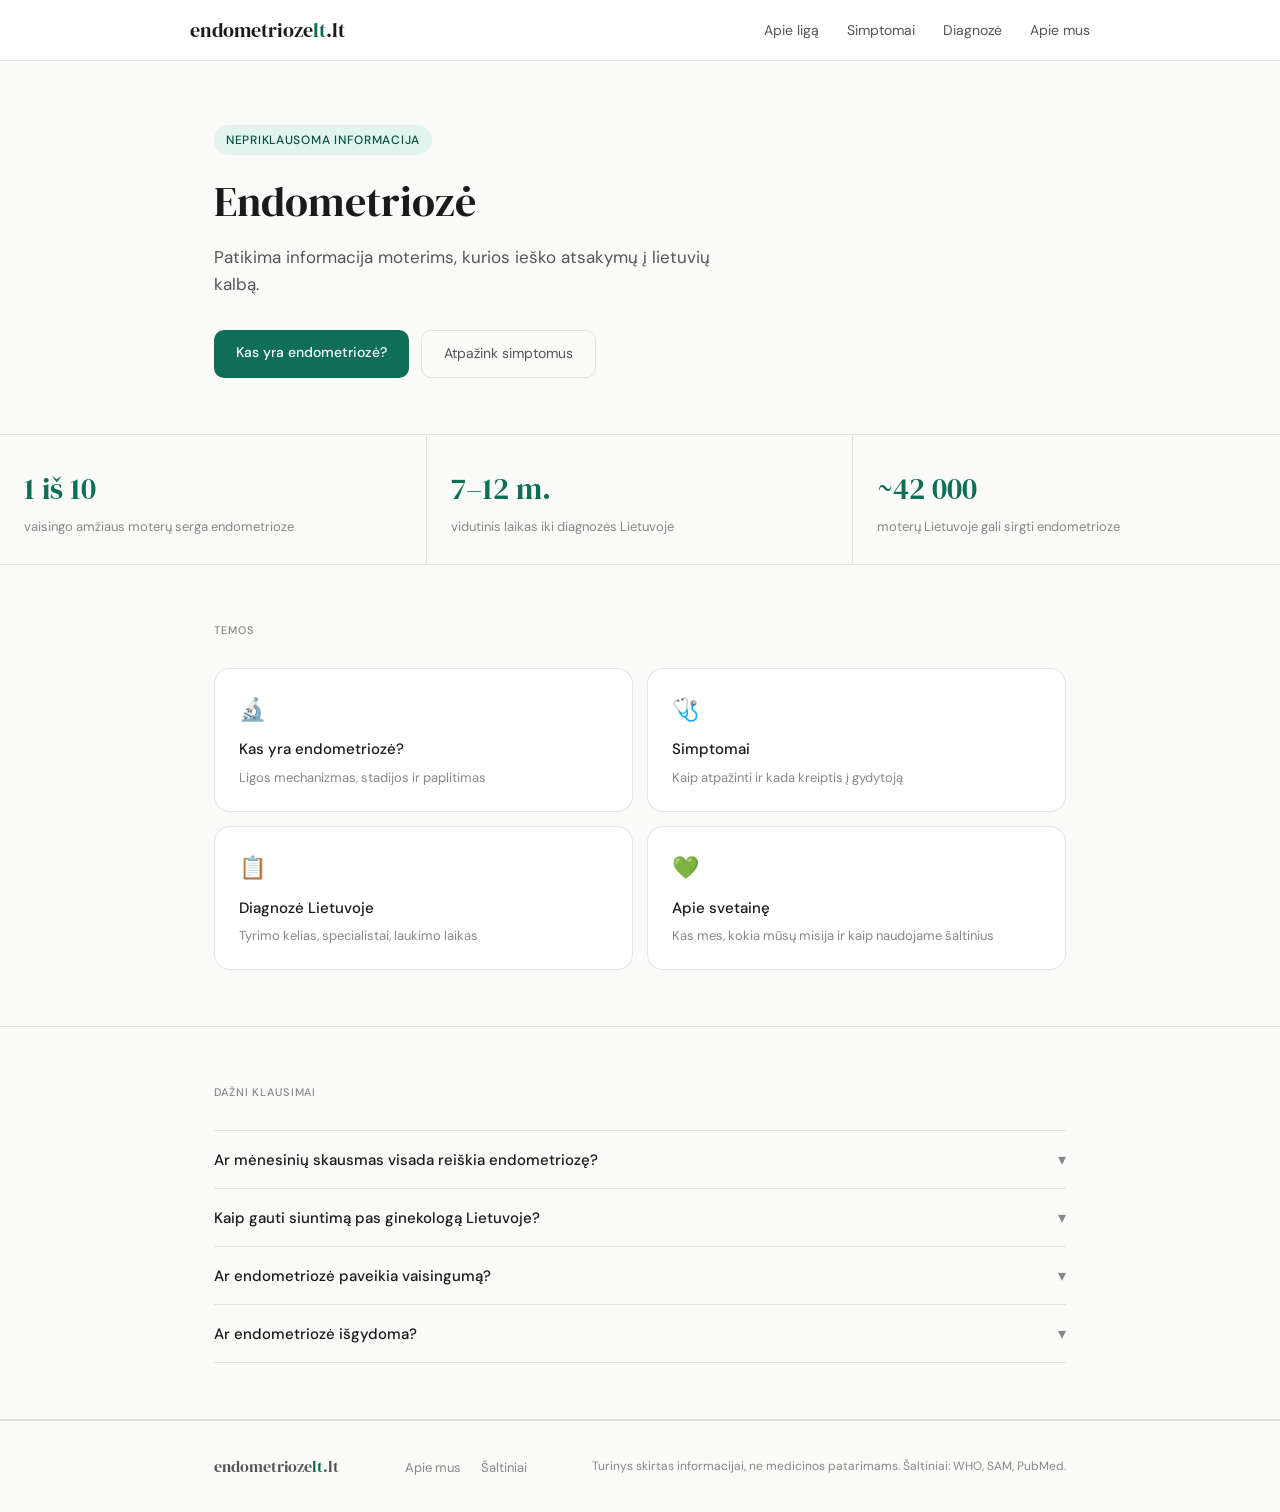
<file: index.html>
<!DOCTYPE html>
<html lang="lt">
<head>
  <meta charset="UTF-8" />
  <meta name="viewport" content="width=device-width, initial-scale=1.0" />
  <title>Endometriozė Lietuvoje — patikima informacija lietuviškai | endometriozelt.lt</title>
  <meta name="description" content="Nepriklausoma, gydytojų peržiūrėta informacija apie endometriozę lietuvių kalba. Simptomai, diagnozė, gydymas ir gyvenimas su liga." />
  <link rel="canonical" href="https://endometriozelt.lt/" />

  <!-- Open Graph -->
  <meta property="og:title" content="Endometriozė Lietuvoje — patikima informacija lietuviškai" />
  <meta property="og:description" content="Nepriklausoma, gydytojų peržiūrėta informacija apie endometriozę lietuvių kalba." />
  <meta property="og:url" content="https://endometriozelt.lt/" />
  <meta property="og:type" content="website" />
  <meta property="og:locale" content="lt_LT" />

  <!-- Schema.org -->
  <script type="application/ld+json">
  {
    "@context": "https://schema.org",
    "@type": "WebSite",
    "name": "endometriozelt.lt",
    "url": "https://endometriozelt.lt",
    "description": "Nepriklausoma informacinė svetainė apie endometriozę lietuvių kalba",
    "inLanguage": "lt",
    "publisher": {
      "@type": "Organization",
      "name": "endometriozelt.lt"
    }
  }
  </script>

  <link rel="stylesheet" href="css/style.css" />
  <link rel="icon" href="data:image/svg+xml,<svg xmlns='http://www.w3.org/2000/svg' viewBox='0 0 100 100'><text y='.9em' font-size='90'>🌿</text></svg>" />
</head>
<body>

<nav class="nav" role="navigation" aria-label="Pagrindinė navigacija">
  <div class="nav-inner">
    <a href="/" class="nav-logo">endometrioze<span>lt</span>.lt</a>
    <ul class="nav-links">
      <li><a href="apie-endometrioze.html">Apie ligą</a></li>
      <li><a href="simptomai.html">Simptomai</a></li>
      <li><a href="diagnose.html">Diagnozė</a></li>
      <li><a href="apie.html">Apie mus</a></li>
    </ul>
    <button class="nav-toggle" aria-label="Atidaryti meniu">☰</button>
  </div>
</nav>

<main>
  <section class="hero">
    <div class="container">
      <div class="hero-tag">Nepriklausoma informacija</div>
      <h1>Endometriozė</h1>
      <p class="hero-sub">Patikima informacija moterims, kurios ieško atsakymų į lietuvių kalbą.</p>
      <div class="hero-btns">
        <a href="apie-endometrioze.html" class="btn-primary">Kas yra endometriozė?</a>
        <a href="simptomai.html" class="btn-secondary">Atpažink simptomus</a>
      </div>
    </div>
  </section>

  <div class="stats">
    <div class="stat">
      <div class="stat-num">1 iš 10</div>
      <div class="stat-label">vaisingo amžiaus moterų serga endometrioze</div>
    </div>
    <div class="stat">
      <div class="stat-num">7–12 m.</div>
      <div class="stat-label">vidutinis laikas iki diagnozės Lietuvoje</div>
    </div>
    <div class="stat">
      <div class="stat-num">~42 000</div>
      <div class="stat-label">moterų Lietuvoje gali sirgti endometrioze</div>
    </div>
  </div>

  <section class="section">
    <div class="container">
      <div class="section-label">Temos</div>
      <div class="cards">
        <a href="apie-endometrioze.html" class="card">
          <div class="card-icon">🔬</div>
          <h3>Kas yra endometriozė?</h3>
          <p>Ligos mechanizmas, stadijos ir paplitimas</p>
        </a>
        <a href="simptomai.html" class="card">
          <div class="card-icon">🩺</div>
          <h3>Simptomai</h3>
          <p>Kaip atpažinti ir kada kreiptis į gydytoją</p>
        </a>
        <a href="diagnose.html" class="card">
          <div class="card-icon">📋</div>
          <h3>Diagnozė Lietuvoje</h3>
          <p>Tyrimo kelias, specialistai, laukimo laikas</p>
        </a>
        <a href="apie.html" class="card">
          <div class="card-icon">💚</div>
          <h3>Apie svetainę</h3>
          <p>Kas mes, kokia mūsų misija ir kaip naudojame šaltinius</p>
        </a>
      </div>
    </div>
  </section>

  <section class="section">
    <div class="container">
      <div class="section-label">Dažni klausimai</div>
      <ul class="faq-list" itemscope itemtype="https://schema.org/FAQPage">
        <li class="faq-item" itemscope itemprop="mainEntity" itemtype="https://schema.org/Question">
          <button class="faq-q" aria-expanded="false">
            <span itemprop="name">Ar mėnesinių skausmas visada reiškia endometriozę?</span>
            <span class="faq-chevron" aria-hidden="true">▾</span>
          </button>
          <div class="faq-a" itemscope itemprop="acceptedAnswer" itemtype="https://schema.org/Answer">
            <p itemprop="text">Ne, tačiau stiprus skausmas, trukdantis kasdieniam gyvenimui, nėra norma ir reikalauja tyrimo. Daugelis moterų metų metus jaučia intensyvų skausmą, kuris normalizuojamas tiek šeimos rate, tiek medicinos specialistų. Jei skausmas trikdo darbą, socialinį gyvenimą ar miegą — tai yra pakankama priežastis kreiptis į ginekologą.</p>
          </div>
        </li>
        <li class="faq-item" itemscope itemprop="mainEntity" itemtype="https://schema.org/Question">
          <button class="faq-q" aria-expanded="false">
            <span itemprop="name">Kaip gauti siuntimą pas ginekologą Lietuvoje?</span>
            <span class="faq-chevron" aria-hidden="true">▾</span>
          </button>
          <div class="faq-a" itemscope itemprop="acceptedAnswer" itemtype="https://schema.org/Answer">
            <p itemprop="text">Siuntimą išduoda šeimos gydytojas. Galima ir tiesiogiai kreiptis į privačią ginekologijos kliniką be siuntimo. Svarbu aiškiai aprašyti simptomus — skausmo intensyvumą, trukmę ir įtaką kasdieniam gyvenimui.</p>
          </div>
        </li>
        <li class="faq-item" itemscope itemprop="mainEntity" itemtype="https://schema.org/Question">
          <button class="faq-q" aria-expanded="false">
            <span itemprop="name">Ar endometriozė paveikia vaisingumą?</span>
            <span class="faq-chevron" aria-hidden="true">▾</span>
          </button>
          <div class="faq-a" itemscope itemprop="acceptedAnswer" itemtype="https://schema.org/Answer">
            <p itemprop="text">Tai priklauso nuo ligos stadijos ir vietos. 20–50% moterų, turinčių vaisingumo problemų, turi endometriozę. Tačiau daugelis moterų su endometrioze sėkmingai pastoja natūraliai. Ankstyva diagnozė ir gydymas gali sumažinti riziką.</p>
          </div>
        </li>
        <li class="faq-item" itemscope itemprop="mainEntity" itemtype="https://schema.org/Question">
          <button class="faq-q" aria-expanded="false">
            <span itemprop="name">Ar endometriozė išgydoma?</span>
            <span class="faq-chevron" aria-hidden="true">▾</span>
          </button>
          <div class="faq-a" itemscope itemprop="acceptedAnswer" itemtype="https://schema.org/Answer">
            <p itemprop="text">Šiuo metu nėra visiško išgydymo, tačiau simptomai gali būti efektyviai valdomi — hormonine terapija, chirurginiu gydymu arba abiejų deriniu. Daugelis moterų pasiekia ilgalaikį palengvėjimą.</p>
          </div>
        </li>
      </ul>
    </div>
  </section>
</main>

<footer class="footer">
  <div class="footer-inner">
    <div class="footer-logo">endometrioze<span>lt</span>.lt</div>
    <ul class="footer-links">
      <li><a href="apie.html">Apie mus</a></li>
      <li><a href="apie.html#saltiniai">Šaltiniai</a></li>
    </ul>
    <p class="footer-note">Turinys skirtas informacijai, ne medicinos patarimams. Šaltiniai: WHO, SAM, PubMed.</p>
  </div>
</footer>

<script src="js/main.js"></script>
</body>
</html>
</file>
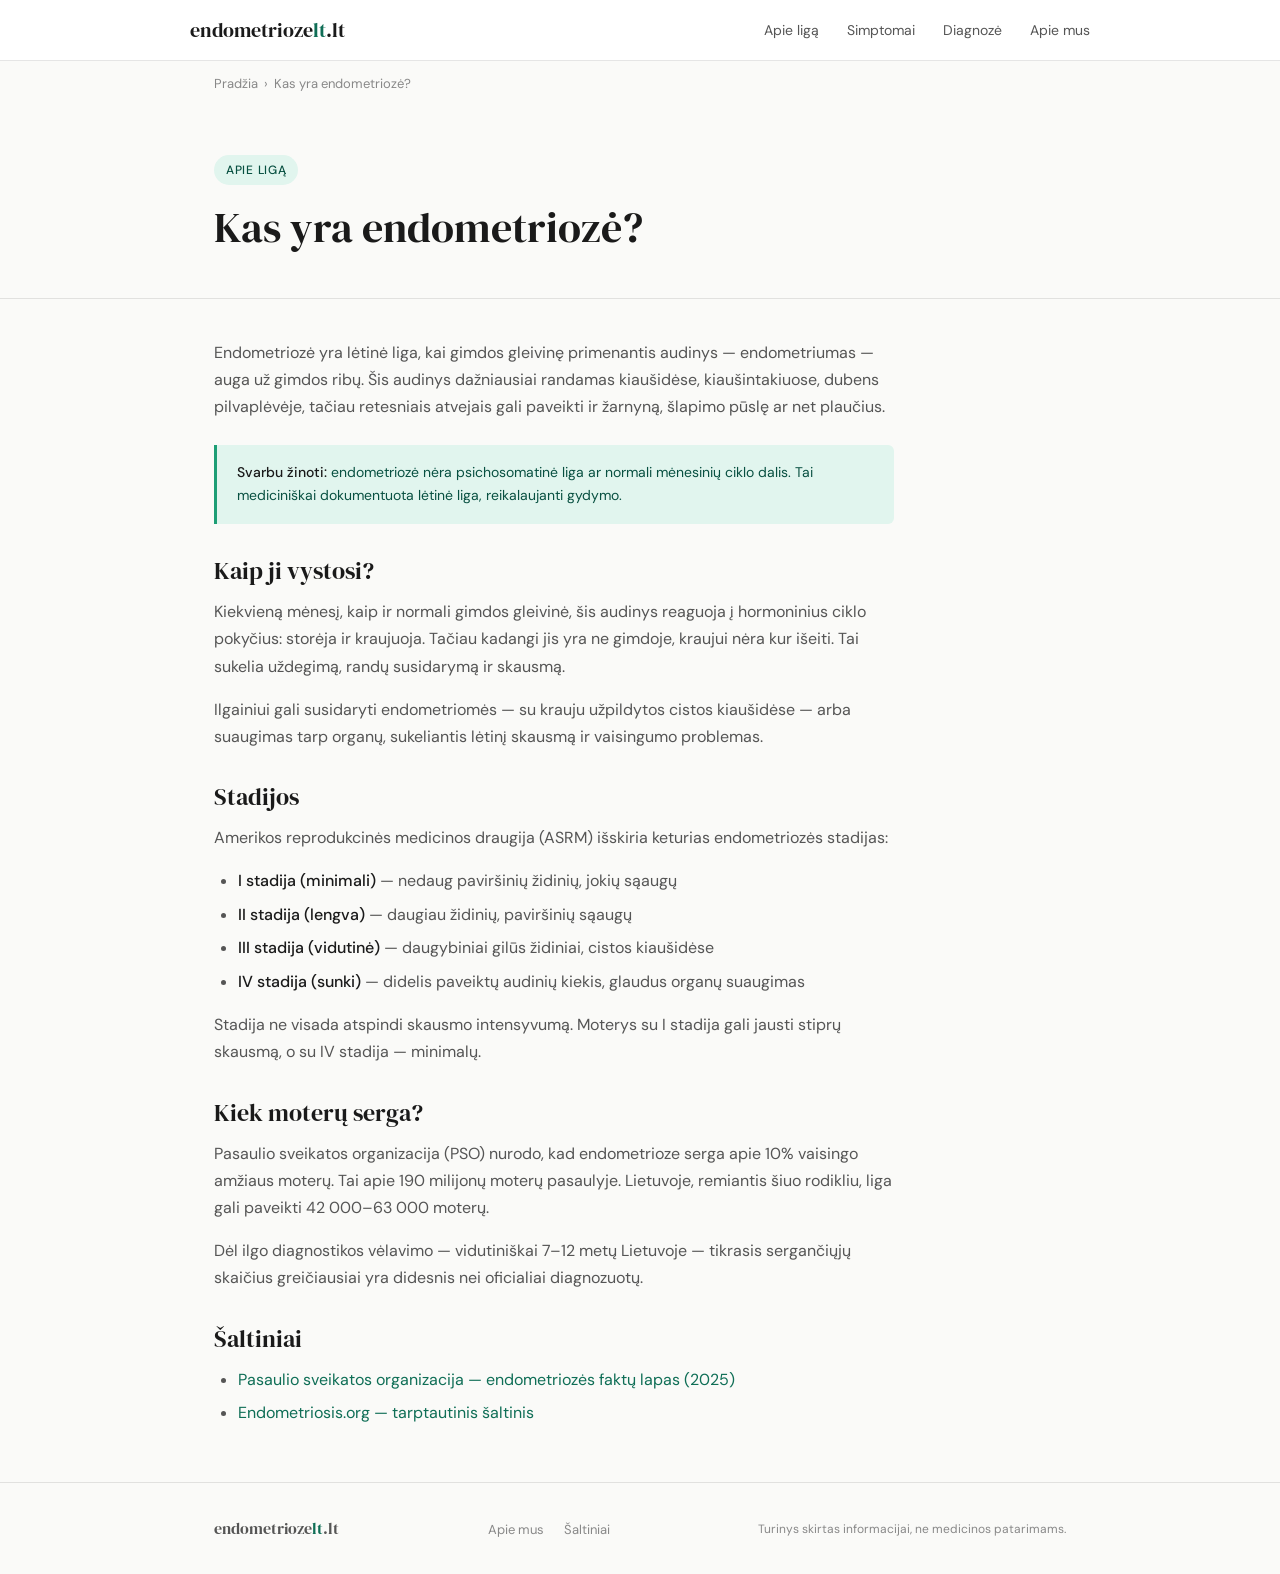
<file: apie-endometrioze.html>
<!DOCTYPE html>
<html lang="lt">
<head>
  <meta charset="UTF-8" />
  <meta name="viewport" content="width=device-width, initial-scale=1.0" />
  <title>Kas yra endometriozė? — endometriozelt.lt</title>
  <meta name="description" content="Kas yra endometriozė, kaip ji vystosi, kokios yra stadijos ir kiek moterų serga. Patikima informacija lietuvių kalba." />
  <link rel="canonical" href="https://endometriozelt.lt/apie-endometrioze.html" />
  <meta property="og:title" content="Kas yra endometriozė?" />
  <meta property="og:description" content="Ligos mechanizmas, stadijos ir paplitimas. Patikima informacija lietuvių kalba." />
  <meta property="og:url" content="https://endometriozelt.lt/apie-endometrioze.html" />
  <meta property="og:type" content="article" />
  <meta property="og:locale" content="lt_LT" />

  <script type="application/ld+json">
  {
    "@context": "https://schema.org",
    "@type": "MedicalCondition",
    "name": "Endometriozė",
    "alternateName": "Endometriosis",
    "description": "Lėtinė liga, kai gimdos gleivinę primenantis audinys auga už gimdos ribų.",
    "url": "https://endometriozelt.lt/apie-endometrioze.html",
    "inLanguage": "lt",
    "associatedAnatomy": {
      "@type": "AnatomicalStructure",
      "name": "Gimda"
    }
  }
  </script>

  <script type="application/ld+json">
  {
    "@context": "https://schema.org",
    "@type": "Article",
    "headline": "Kas yra endometriozė?",
    "description": "Ligos mechanizmas, stadijos ir paplitimas lietuviškai",
    "url": "https://endometriozelt.lt/apie-endometrioze.html",
    "inLanguage": "lt",
    "publisher": { "@type": "Organization", "name": "endometriozelt.lt" },
    "dateModified": "2026-05-01"
  }
  </script>

  <link rel="stylesheet" href="css/style.css" />
  <link rel="icon" href="data:image/svg+xml,<svg xmlns='http://www.w3.org/2000/svg' viewBox='0 0 100 100'><text y='.9em' font-size='90'>🌿</text></svg>" />
</head>
<body>

<nav class="nav" role="navigation" aria-label="Pagrindinė navigacija">
  <div class="nav-inner">
    <a href="/" class="nav-logo">endometrioze<span>lt</span>.lt</a>
    <ul class="nav-links">
      <li><a href="apie-endometrioze.html">Apie ligą</a></li>
      <li><a href="simptomai.html">Simptomai</a></li>
      <li><a href="diagnose.html">Diagnozė</a></li>
      <li><a href="apie.html">Apie mus</a></li>
    </ul>
    <button class="nav-toggle" aria-label="Atidaryti meniu">☰</button>
  </div>
</nav>

<main>
  <div class="container">
    <nav class="breadcrumb" aria-label="Navigacijos kelias">
      <a href="/">Pradžia</a>
      <span aria-hidden="true">›</span>
      <span>Kas yra endometriozė?</span>
    </nav>
  </div>

  <div class="article-header">
    <div class="container">
      <div class="hero-tag">Apie ligą</div>
      <h1>Kas yra endometriozė?</h1>
      <p class="article-meta"></p>   
 </div>
  </div>

  <div class="container">
    <div class="article-body">

      <p>Endometriozė yra lėtinė liga, kai gimdos gleivinę primenantis audinys — endometriumas — auga už gimdos ribų. Šis audinys dažniausiai randamas kiaušidėse, kiaušintakiuose, dubens pilvaplėvėje, tačiau retesniais atvejais gali paveikti ir žarnyną, šlapimo pūslę ar net plaučius.</p>

      <div class="callout">
        <p><strong>Svarbu žinoti:</strong> endometriozė nėra psichosomatinė liga ar normali mėnesinių ciklo dalis. Tai mediciniškai dokumentuota lėtinė liga, reikalaujanti gydymo.</p>
      </div>

      <h2>Kaip ji vystosi?</h2>
      <p>Kiekvieną mėnesį, kaip ir normali gimdos gleivinė, šis audinys reaguoja į hormoninius ciklo pokyčius: storėja ir kraujuoja. Tačiau kadangi jis yra ne gimdoje, kraujui nėra kur išeiti. Tai sukelia uždegimą, randų susidarymą ir skausmą.</p>
      <p>Ilgainiui gali susidaryti endometriomės — su krauju užpildytos cistos kiaušidėse — arba suaugimas tarp organų, sukeliantis lėtinį skausmą ir vaisingumo problemas.</p>

      <h2>Stadijos</h2>
      <p>Amerikos reprodukcinės medicinos draugija (ASRM) išskiria keturias endometriozės stadijas:</p>
      <ul>
        <li><strong>I stadija (minimali)</strong> — nedaug paviršinių židinių, jokių sąaugų</li>
        <li><strong>II stadija (lengva)</strong> — daugiau židinių, paviršinių sąaugų</li>
        <li><strong>III stadija (vidutinė)</strong> — daugybiniai gilūs židiniai, cistos kiaušidėse</li>
        <li><strong>IV stadija (sunki)</strong> — didelis paveiktų audinių kiekis, glaudus organų suaugimas</li>
      </ul>
      <p>Stadija ne visada atspindi skausmo intensyvumą. Moterys su I stadija gali jausti stiprų skausmą, o su IV stadija — minimalų.</p>

      <h2>Kiek moterų serga?</h2>
      <p>Pasaulio sveikatos organizacija (PSO) nurodo, kad endometrioze serga apie 10% vaisingo amžiaus moterų. Tai apie 190 milijonų moterų pasaulyje. Lietuvoje, remiantis šiuo rodikliu, liga gali paveikti 42 000–63 000 moterų.</p>
      <p>Dėl ilgo diagnostikos vėlavimo — vidutiniškai 7–12 metų Lietuvoje — tikrasis sergančiųjų skaičius greičiausiai yra didesnis nei oficialiai diagnozuotų.</p>

      <h2>Šaltiniai</h2>
      <ul>
        <li><a href="https://www.who.int/news-room/fact-sheets/detail/endometriosis" target="_blank" rel="noopener">Pasaulio sveikatos organizacija — endometriozės faktų lapas (2025)</a></li>
        <li><a href="https://www.endometriosis.org" target="_blank" rel="noopener">Endometriosis.org — tarptautinis šaltinis</a></li>
      </ul>

    </div>
  </div>
</main>

<footer class="footer">
  <div class="footer-inner">
    <div class="footer-logo">endometrioze<span>lt</span>.lt</div>
    <ul class="footer-links">
      <li><a href="apie.html">Apie mus</a></li>
      <li><a href="apie.html#saltiniai">Šaltiniai</a></li>
    </ul>
    <p class="footer-note">Turinys skirtas informacijai, ne medicinos patarimams.</p>
  </div>
</footer>

<script src="js/main.js"></script>
</body>
</html>
</file>
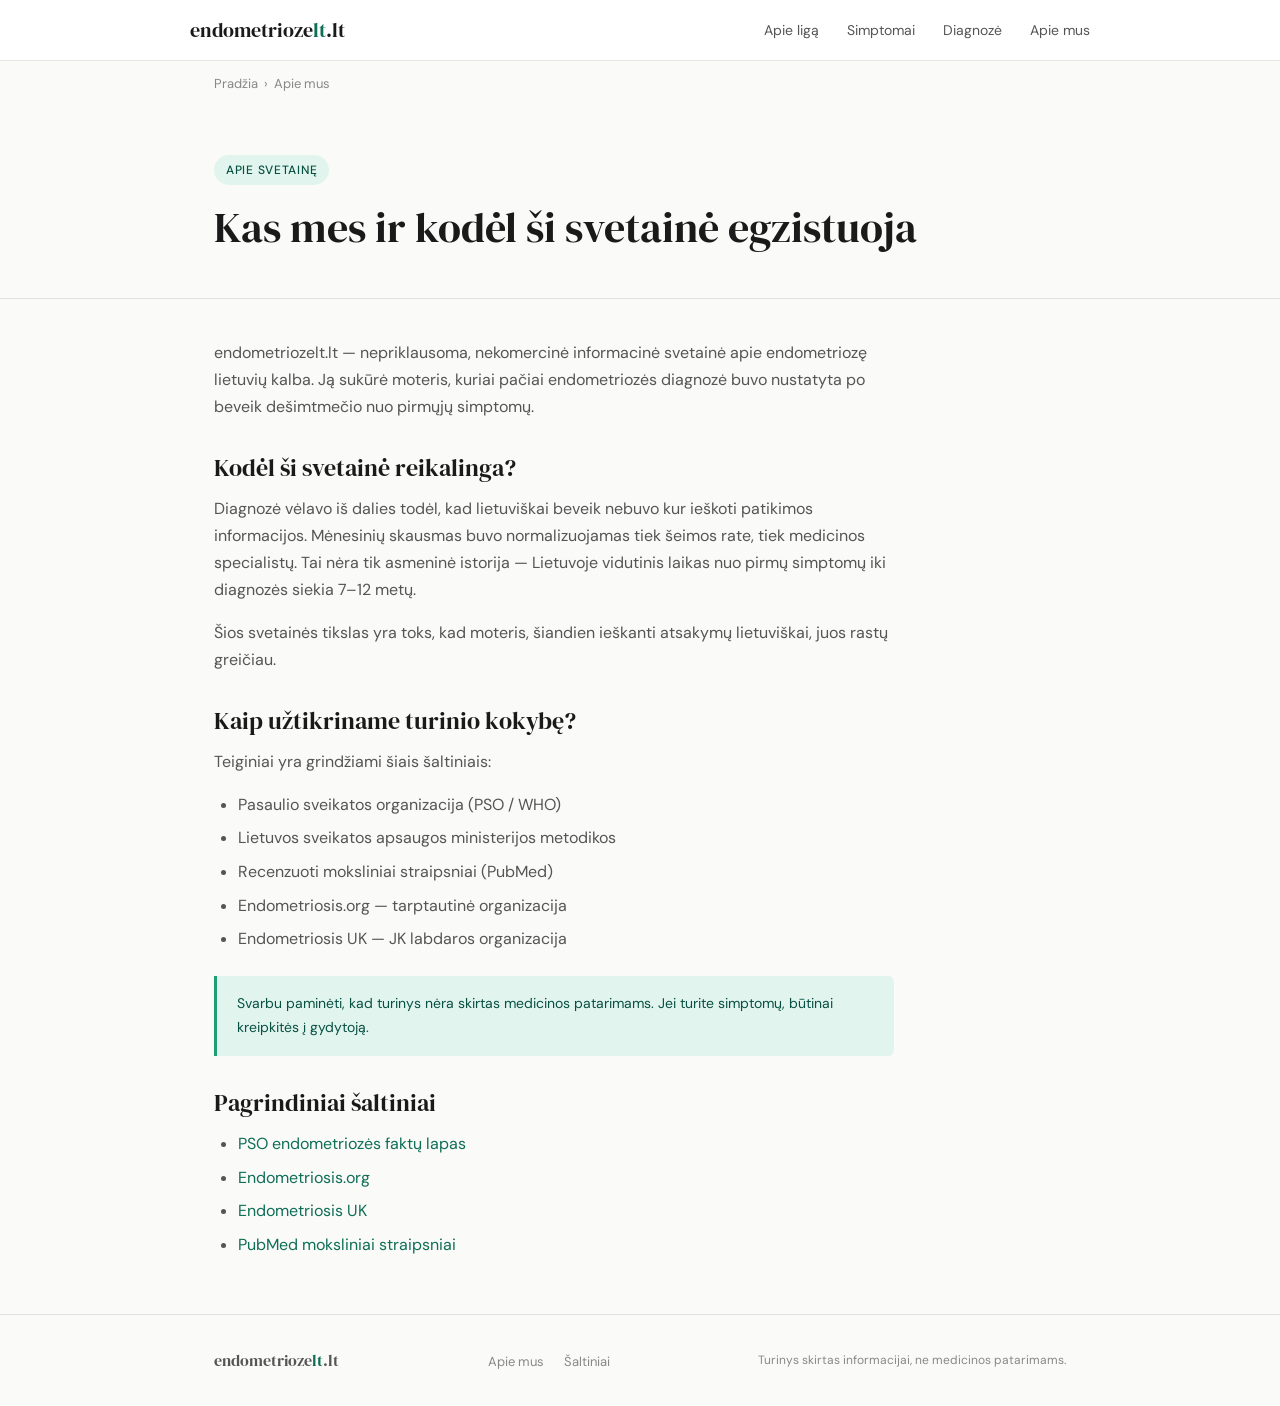
<file: apie.html>
<!DOCTYPE html>
<html lang="lt">
<head>
  <meta charset="UTF-8" />
  <meta name="viewport" content="width=device-width, initial-scale=1.0" />
  <title>Apie endometriozelt.lt — kas mes ir kaip naudojame šaltinius</title>
  <meta name="description" content="endometriozelt.lt — nepriklausoma informacinė svetainė apie endometriozę lietuvių kalba. Kas mes, kokia mūsų misija ir kaip užtikriname turinio kokybę." />
  <link rel="canonical" href="https://endometriozelt.lt/apie.html" />
  <meta property="og:title" content="Apie endometriozelt.lt" />
  <meta property="og:url" content="https://endometriozelt.lt/apie.html" />
  <meta property="og:type" content="website" />
  <meta property="og:locale" content="lt_LT" />

  <link rel="stylesheet" href="css/style.css" />
  <link rel="icon" href="data:image/svg+xml,<svg xmlns='http://www.w3.org/2000/svg' viewBox='0 0 100 100'><text y='.9em' font-size='90'>🌿</text></svg>" />
</head>
<body>

<nav class="nav" role="navigation" aria-label="Pagrindinė navigacija">
  <div class="nav-inner">
    <a href="/" class="nav-logo">endometrioze<span>lt</span>.lt</a>
    <ul class="nav-links">
      <li><a href="apie-endometrioze.html">Apie ligą</a></li>
      <li><a href="simptomai.html">Simptomai</a></li>
      <li><a href="diagnose.html">Diagnozė</a></li>
      <li><a href="apie.html">Apie mus</a></li>
    </ul>
    <button class="nav-toggle" aria-label="Atidaryti meniu">☰</button>
  </div>
</nav>

<main>
  <div class="container">
    <nav class="breadcrumb" aria-label="Navigacijos kelias">
      <a href="/">Pradžia</a>
      <span aria-hidden="true">›</span>
      <span>Apie mus</span>
    </nav>
  </div>

  <div class="article-header">
    <div class="container">
      <div class="hero-tag">Apie svetainę</div>
      <h1>Kas mes ir kodėl ši svetainė egzistuoja</h1>
    </div>
  </div>

  <div class="container">
    <div class="article-body">

      <p>endometriozelt.lt — nepriklausoma, nekomercinė informacinė svetainė apie endometriozę lietuvių kalba. Ją sukūrė moteris, kuriai pačiai endometriozės diagnozė buvo nustatyta po beveik dešimtmečio nuo pirmųjų simptomų.</p>

      <h2>Kodėl ši svetainė reikalinga?</h2>
      <p>Diagnozė vėlavo iš dalies todėl, kad lietuviškai beveik nebuvo kur ieškoti patikimos informacijos. Mėnesinių skausmas buvo normalizuojamas tiek šeimos rate, tiek medicinos specialistų. Tai nėra tik asmeninė istorija — Lietuvoje vidutinis laikas nuo pirmų simptomų iki diagnozės siekia 7–12 metų.</p>
      <p>Šios svetainės tikslas yra toks, kad moteris, šiandien ieškanti atsakymų lietuviškai, juos rastų greičiau.</p>

      <h2>Kaip užtikriname turinio kokybę?</h2>
      <p>Teiginiai yra grindžiami šiais šaltiniais:</p>
      <ul>
        <li>Pasaulio sveikatos organizacija (PSO / WHO)</li>
        <li>Lietuvos sveikatos apsaugos ministerijos metodikos</li>
        <li>Recenzuoti moksliniai straipsniai (PubMed)</li>
        <li>Endometriosis.org — tarptautinė organizacija</li>
        <li>Endometriosis UK — JK labdaros organizacija</li>
      </ul>

      <div class="callout">
        <p>Svarbu paminėti, kad turinys nėra skirtas medicinos patarimams. Jei turite simptomų, būtinai kreipkitės į gydytoją.</p>
      </div>

      <h2 id="saltiniai">Pagrindiniai šaltiniai</h2>
      <ul>
        <li><a href="https://www.who.int/news-room/fact-sheets/detail/endometriosis" target="_blank" rel="noopener">PSO endometriozės faktų lapas</a></li>
        <li><a href="https://www.endometriosis.org" target="_blank" rel="noopener">Endometriosis.org</a></li>
        <li><a href="https://www.endometriosis-uk.org" target="_blank" rel="noopener">Endometriosis UK</a></li>
        <li><a href="https://pubmed.ncbi.nlm.nih.gov/?term=endometriosis" target="_blank" rel="noopener">PubMed moksliniai straipsniai</a></li>
      </ul>

    </div>
  </div>
</main>

<footer class="footer">
  <div class="footer-inner">
    <div class="footer-logo">endometrioze<span>lt</span>.lt</div>
    <ul class="footer-links">
      <li><a href="apie.html">Apie mus</a></li>
      <li><a href="apie.html#saltiniai">Šaltiniai</a></li>
    </ul>
    <p class="footer-note">Turinys skirtas informacijai, ne medicinos patarimams.</p>
  </div>
</footer>

<script src="js/main.js"></script>
</body>
</html>
</file>
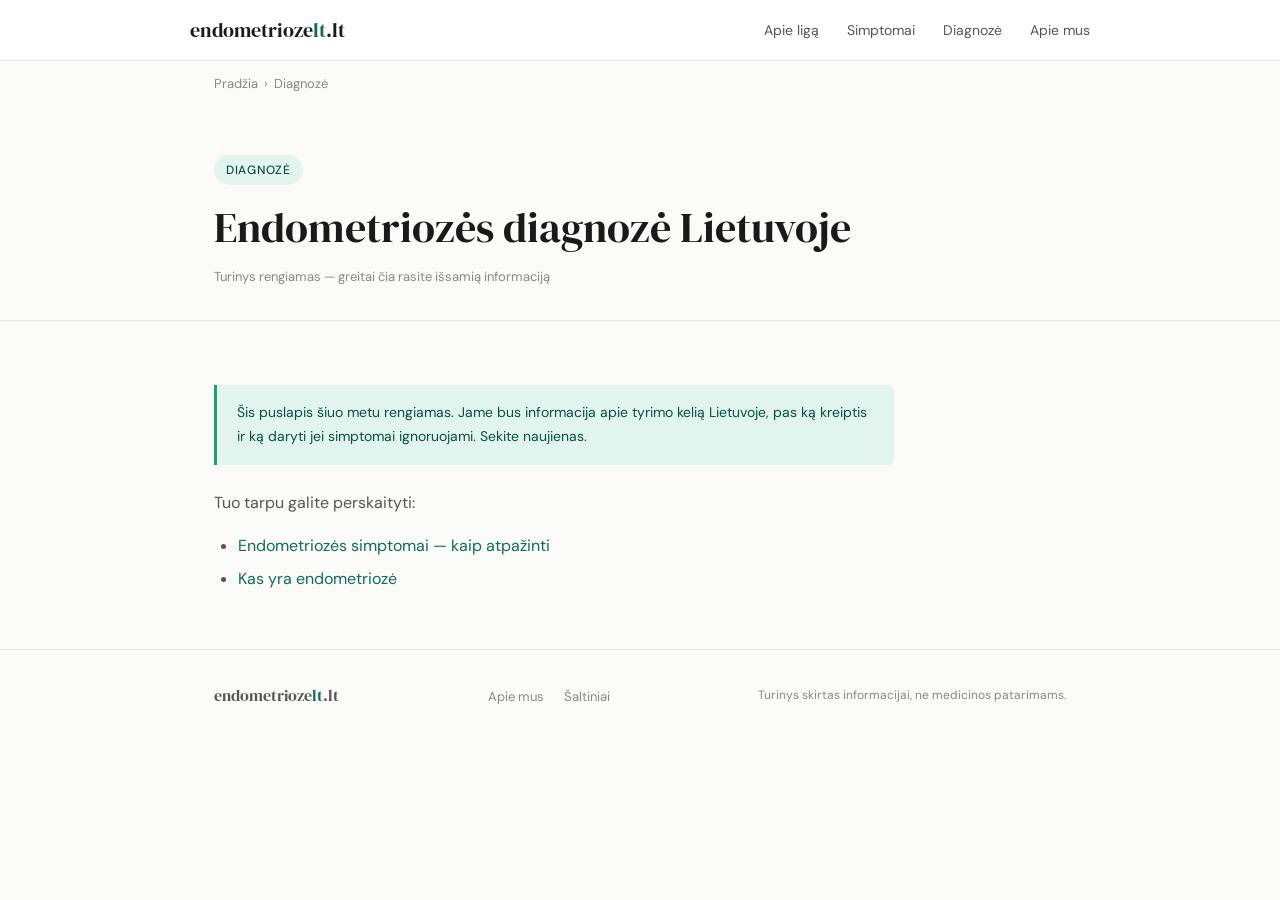
<file: diagnose.html>
<!DOCTYPE html>
<html lang="lt">
<head>
  <meta charset="UTF-8" />
  <meta name="viewport" content="width=device-width, initial-scale=1.0" />
  <title>Endometriozės diagnozė Lietuvoje | endometriozelt.lt</title>
  <meta name="description" content="Kaip diagnozuojama endometriozė Lietuvoje? Tyrimo kelias, specialistai ir ką daryti jei simptomai ignoruojami." />
  <link rel="canonical" href="https://endometriozelt.lt/diagnose.html" />
  <meta property="og:title" content="Endometriozės diagnozė Lietuvoje" />
  <meta property="og:url" content="https://endometriozelt.lt/diagnose.html" />
  <meta property="og:type" content="article" />
  <meta property="og:locale" content="lt_LT" />

  <link rel="stylesheet" href="css/style.css" />
  <link rel="icon" href="data:image/svg+xml,<svg xmlns='http://www.w3.org/2000/svg' viewBox='0 0 100 100'><text y='.9em' font-size='90'>🌿</text></svg>" />
</head>
<body>

<nav class="nav" role="navigation" aria-label="Pagrindinė navigacija">
  <div class="nav-inner">
    <a href="/" class="nav-logo">endometrioze<span>lt</span>.lt</a>
    <ul class="nav-links">
      <li><a href="apie-endometrioze.html">Apie ligą</a></li>
      <li><a href="simptomai.html">Simptomai</a></li>
      <li><a href="diagnose.html">Diagnozė</a></li>
      <li><a href="apie.html">Apie mus</a></li>
    </ul>
    <button class="nav-toggle" aria-label="Atidaryti meniu">☰</button>
  </div>
</nav>

<main>
  <div class="container">
    <nav class="breadcrumb" aria-label="Navigacijos kelias">
      <a href="/">Pradžia</a>
      <span aria-hidden="true">›</span>
      <span>Diagnozė</span>
    </nav>
  </div>

  <div class="article-header">
    <div class="container">
      <div class="hero-tag">Diagnozė</div>
      <h1>Endometriozės diagnozė Lietuvoje</h1>
      <p class="article-meta">Turinys rengiamas — greitai čia rasite išsamią informaciją</p>
    </div>
  </div>

  <div class="container">
    <div class="article-body">

      <div class="callout">
        <p>Šis puslapis šiuo metu rengiamas. Jame bus informacija apie tyrimo kelią Lietuvoje, pas ką kreiptis ir ką daryti jei simptomai ignoruojami. Sekite naujienas.</p>
      </div>

      <p>Tuo tarpu galite perskaityti:</p>
      <ul>
        <li><a href="simptomai.html">Endometriozės simptomai — kaip atpažinti</a></li>
        <li><a href="apie-endometrioze.html">Kas yra endometriozė</a></li>
      </ul>

    </div>
  </div>
</main>

<footer class="footer">
  <div class="footer-inner">
    <div class="footer-logo">endometrioze<span>lt</span>.lt</div>
    <ul class="footer-links">
      <li><a href="apie.html">Apie mus</a></li>
      <li><a href="apie.html#saltiniai">Šaltiniai</a></li>
    </ul>
    <p class="footer-note">Turinys skirtas informacijai, ne medicinos patarimams.</p>
  </div>
</footer>

<script src="js/main.js"></script>
</body>
</html>
</file>
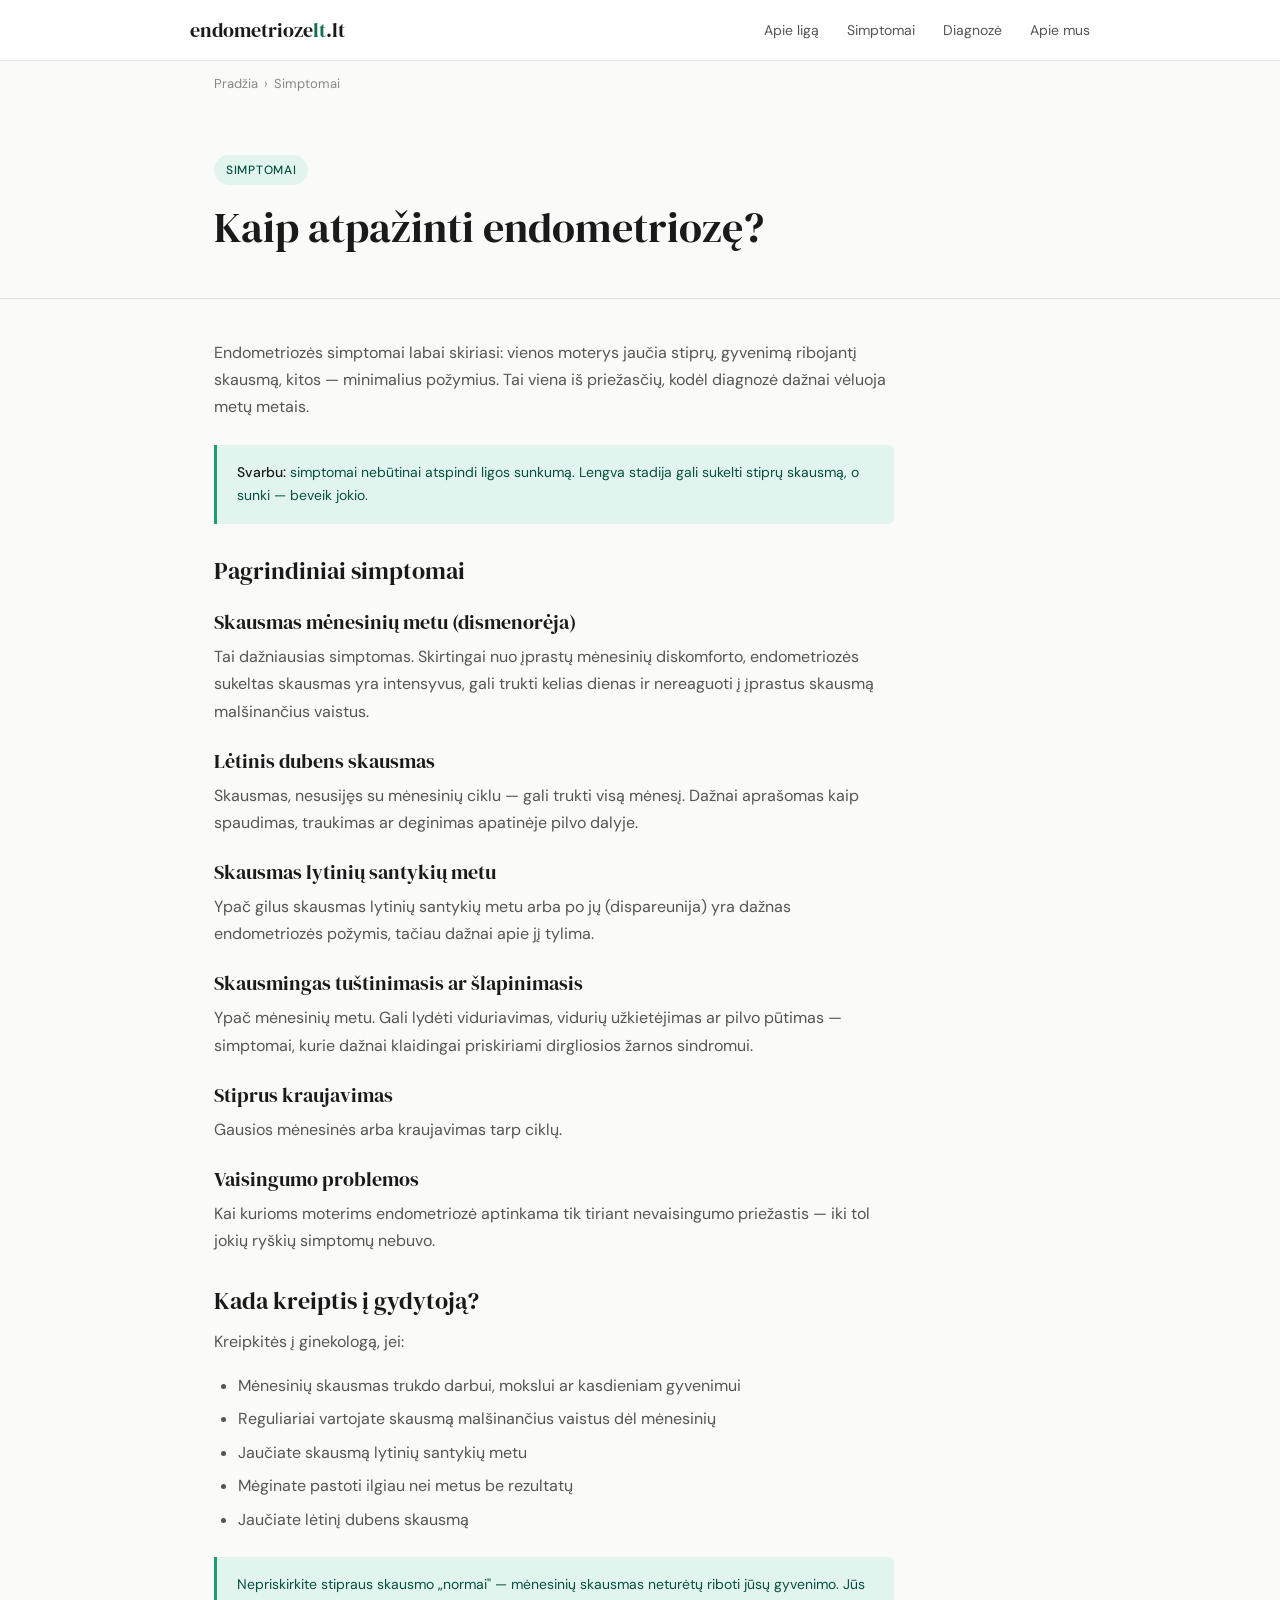
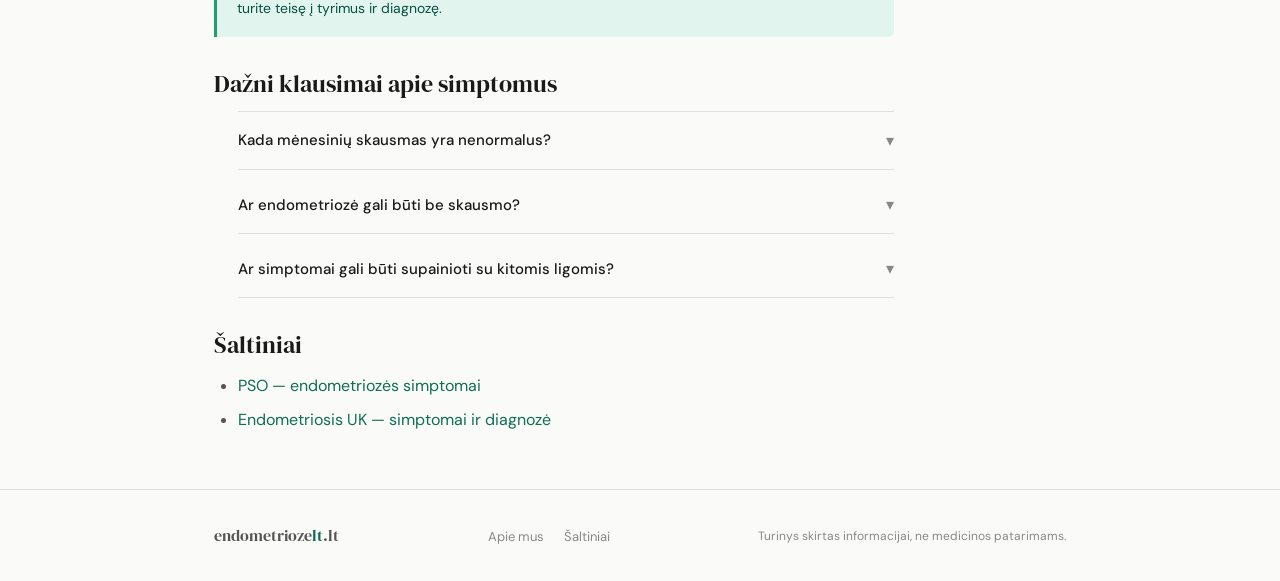
<file: simptomai.html>
<!DOCTYPE html>
<html lang="lt">
<head>
  <meta charset="UTF-8" />
  <meta name="viewport" content="width=device-width, initial-scale=1.0" />
  <title>Endometriozės simptomai — kaip atpažinti? | endometriozelt.lt</title>
  <meta name="description" content="Kokie yra endometriozės simptomai? Kaip atskirti nuo normalių mėnesinių skausmų ir kada kreiptis į gydytoją." />
  <link rel="canonical" href="https://endometriozelt.lt/simptomai.html" />
  <meta property="og:title" content="Endometriozės simptomai — kaip atpažinti?" />
  <meta property="og:description" content="Kokie yra endometriozės simptomai ir kada reikia kreiptis į gydytoją." />
  <meta property="og:url" content="https://endometriozelt.lt/simptomai.html" />
  <meta property="og:type" content="article" />
  <meta property="og:locale" content="lt_LT" />

  <script type="application/ld+json">
  {
    "@context": "https://schema.org",
    "@type": "Article",
    "headline": "Endometriozės simptomai — kaip atpažinti?",
    "description": "Kokie yra endometriozės simptomai ir kada kreiptis į gydytoją",
    "url": "https://endometriozelt.lt/simptomai.html",
    "inLanguage": "lt",
    "publisher": { "@type": "Organization", "name": "endometriozelt.lt" },
    "dateModified": "2025-03-01"
  }
  </script>

  <script type="application/ld+json">
  {
    "@context": "https://schema.org",
    "@type": "FAQPage",
    "mainEntity": [
      {
        "@type": "Question",
        "name": "Kokie yra pagrindiniai endometriozės simptomai?",
        "acceptedAnswer": {
          "@type": "Answer",
          "text": "Pagrindiniai simptomai: stiprus mėnesinių skausmas (dismenorėja), lėtinis dubens skausmas, skausmas lytinių santykių metu, skausmingas tuštinimasis ar šlapinimasis mėnesinių metu, stiprus kraujavimas ir vaisingumo problemos."
        }
      },
      {
        "@type": "Question",
        "name": "Kada mėnesinių skausmas yra nenormalus?",
        "acceptedAnswer": {
          "@type": "Answer",
          "text": "Skausmas yra nenormalus, kai trukdo kasdieniam gyvenimui — darbui, mokslui, socialiniam aktyvumui. Jei gerti skausmą malšinančius vaistus reikia reguliariai kiekvieną mėnesį, tai yra signalas kreiptis į gydytoją."
        }
      }
    ]
  }
  </script>

  <link rel="stylesheet" href="css/style.css" />
  <link rel="icon" href="data:image/svg+xml,<svg xmlns='http://www.w3.org/2000/svg' viewBox='0 0 100 100'><text y='.9em' font-size='90'>🌿</text></svg>" />
</head>
<body>

<nav class="nav" role="navigation" aria-label="Pagrindinė navigacija">
  <div class="nav-inner">
    <a href="/" class="nav-logo">endometrioze<span>lt</span>.lt</a>
    <ul class="nav-links">
      <li><a href="apie-endometrioze.html">Apie ligą</a></li>
      <li><a href="simptomai.html">Simptomai</a></li>
      <li><a href="diagnose.html">Diagnozė</a></li>
      <li><a href="apie.html">Apie mus</a></li>
    </ul>
    <button class="nav-toggle" aria-label="Atidaryti meniu">☰</button>
  </div>
</nav>

<main>

  <div class="container">
    <nav class="breadcrumb" aria-label="Navigacijos kelias">
      <a href="/">Pradžia</a>
      <span aria-hidden="true">›</span>
      <span>Simptomai</span>
    </nav>
  </div>

  <div class="article-header">
    <div class="container">
      <div class="hero-tag">Simptomai</div>
      <h1>Kaip atpažinti endometriozę?</h1>
      <p class="article-meta"></p>

    </div>
  </div>

  <div class="container">
    <div class="article-body">

      <p>Endometriozės simptomai labai skiriasi: vienos moterys jaučia stiprų, gyvenimą ribojantį skausmą, kitos — minimalius požymius. Tai viena iš priežasčių, kodėl diagnozė dažnai vėluoja metų metais.</p>

      <div class="callout">
        <p><strong>Svarbu:</strong> simptomai nebūtinai atspindi ligos sunkumą. Lengva stadija gali sukelti stiprų skausmą, o sunki — beveik jokio.</p>
      </div>

      <h2>Pagrindiniai simptomai</h2>

      <h3>Skausmas mėnesinių metu (dismenorėja)</h3>
      <p>Tai dažniausias simptomas. Skirtingai nuo įprastų mėnesinių diskomforto, endometriozės sukeltas skausmas yra intensyvus, gali trukti kelias dienas ir nereaguoti į įprastus skausmą malšinančius vaistus.</p>

      <h3>Lėtinis dubens skausmas</h3>
      <p>Skausmas, nesusijęs su mėnesinių ciklu — gali trukti visą mėnesį. Dažnai aprašomas kaip spaudimas, traukimas ar deginimas apatinėje pilvo dalyje.</p>

      <h3>Skausmas lytinių santykių metu</h3>
      <p>Ypač gilus skausmas lytinių santykių metu arba po jų (dispareunija) yra dažnas endometriozės požymis, tačiau dažnai apie jį tylima.</p>

      <h3>Skausmingas tuštinimasis ar šlapinimasis</h3>
      <p>Ypač mėnesinių metu. Gali lydėti viduriavimas, vidurių užkietėjimas ar pilvo pūtimas — simptomai, kurie dažnai klaidingai priskiriami dirgliosios žarnos sindromui.</p>

      <h3>Stiprus kraujavimas</h3>
      <p>Gausios mėnesinės arba kraujavimas tarp ciklų.</p>

      <h3>Vaisingumo problemos</h3>
      <p>Kai kurioms moterims endometriozė aptinkama tik tiriant nevaisingumo priežastis — iki tol jokių ryškių simptomų nebuvo.</p>

      <h2>Kada kreiptis į gydytoją?</h2>
      <p>Kreipkitės į ginekologą, jei:</p>
      <ul>
        <li>Mėnesinių skausmas trukdo darbui, mokslui ar kasdieniam gyvenimui</li>
        <li>Reguliariai vartojate skausmą malšinančius vaistus dėl mėnesinių</li>
        <li>Jaučiate skausmą lytinių santykių metu</li>
        <li>Mėginate pastoti ilgiau nei metus be rezultatų</li>
        <li>Jaučiate lėtinį dubens skausmą</li>
      </ul>

      <div class="callout">
        <p>Nepriskirkite stipraus skausmo „normai" — mėnesinių skausmas neturėtų riboti jūsų gyvenimo. Jūs turite teisę į tyrimus ir diagnozę.</p>
      </div>

      <h2>Dažni klausimai apie simptomus</h2>
      <ul class="faq-list" style="margin-top: 0;">
        <li class="faq-item">
          <button class="faq-q" aria-expanded="false">
            <span>Kada mėnesinių skausmas yra nenormalus?</span>
            <span class="faq-chevron" aria-hidden="true">▾</span>
          </button>
          <div class="faq-a">
            <p>Skausmas yra nenormalus, kai trukdo kasdieniam gyvenimui: darbui, mokslui, socialiniam aktyvumui. Jei reikia reguliariai vartoti skausmą malšinančius vaistus kiekvieną mėnesį, tai yra signalas kreiptis į gydytoją.</p>
          </div>
        </li>
        <li class="faq-item">
          <button class="faq-q" aria-expanded="false">
            <span>Ar endometriozė gali būti be skausmo?</span>
            <span class="faq-chevron" aria-hidden="true">▾</span>
          </button>
          <div class="faq-a">
            <p>Taip. Kai kurios moterys su endometrioze nejaučia ryškaus skausmo. Tuomet liga aptinkama atsitiktinai arba tiriant nevaisingumo priežastis.</p>
          </div>
        </li>
        <li class="faq-item">
          <button class="faq-q" aria-expanded="false">
            <span>Ar simptomai gali būti supainioti su kitomis ligomis?</span>
            <span class="faq-chevron" aria-hidden="true">▾</span>
          </button>
          <div class="faq-a">
            <p>Taip — tai viena iš diagnostikos vėlavimo priežasčių. Endometriozės simptomai dažnai sutampa su dirgliosios žarnos sindromu, intersticine cistitu ar dubens uždegimais. Todėl svarbu kreiptis į ginekologą, o ne tik į bendrosios praktikos gydytoją.</p>
          </div>
        </li>
      </ul>

      <h2>Šaltiniai</h2>
      <ul>
        <li><a href="https://www.who.int/news-room/fact-sheets/detail/endometriosis" target="_blank" rel="noopener">PSO — endometriozės simptomai</a></li>
        <li><a href="https://www.endometriosis-uk.org/understanding-endometriosis" target="_blank" rel="noopener">Endometriosis UK — simptomai ir diagnozė</a></li>
      </ul>

    </div>
  </div>
</main>

<footer class="footer">
  <div class="footer-inner">
    <div class="footer-logo">endometrioze<span>lt</span>.lt</div>
    <ul class="footer-links">
      <li><a href="apie.html">Apie mus</a></li>
      <li><a href="apie.html#saltiniai">Šaltiniai</a></li>
    </ul>
    <p class="footer-note">Turinys skirtas informacijai, ne medicinos patarimams.</p>
  </div>
</footer>

<script src="js/main.js"></script>
</body>
</html>
</file>
<file: css/style.css>
@import url('https://fonts.googleapis.com/css2?family=DM+Serif+Display:ital@0;1&family=DM+Sans:wght@300;400;500&display=swap');

*, *::before, *::after { box-sizing: border-box; margin: 0; padding: 0; }

:root {
  --teal-dark:   #085041;
  --teal-mid:    #0F6E56;
  --teal-light:  #1D9E75;
  --teal-pale:   #E1F5EE;
  --teal-soft:   #9FE1CB;
  --text-primary:   #1a1a1a;
  --text-secondary: #555;
  --text-muted:     #888;
  --border:      rgba(0,0,0,0.1);
  --bg:          #fafaf8;
  --white:       #ffffff;
  --radius-sm:   6px;
  --radius-md:   10px;
  --radius-lg:   16px;
}

html { scroll-behavior: smooth; }

body {
  font-family: 'DM Sans', sans-serif;
  font-size: 16px;
  line-height: 1.7;
  color: var(--text-primary);
  background: var(--bg);
}

a { color: var(--teal-mid); text-decoration: none; }
a:hover { text-decoration: underline; }

h1, h2, h3 { font-family: 'DM Serif Display', serif; font-weight: 400; line-height: 1.25; }
h1 { font-size: clamp(28px, 5vw, 42px); }
h2 { font-size: clamp(22px, 3.5vw, 32px); margin-bottom: 1rem; }
h3 { font-size: 20px; margin-bottom: 0.5rem; }

p { margin-bottom: 1rem; color: var(--text-secondary); }
p:last-child { margin-bottom: 0; }

.container { max-width: 900px; margin: 0 auto; padding: 0 24px; }

/* NAV */
.nav {
  position: sticky; top: 0; z-index: 100;
  background: var(--white);
  border-bottom: 1px solid var(--border);
  padding: 0 24px;
}
.nav-inner {
  max-width: 900px; margin: 0 auto;
  display: flex; align-items: center; justify-content: space-between;
  height: 60px;
}
.nav-logo {
  font-family: 'DM Serif Display', serif;
  font-size: 20px; color: var(--text-primary);
  text-decoration: none;
}
.nav-logo span { color: var(--teal-mid); }
.nav-links { display: flex; gap: 28px; list-style: none; }
.nav-links a {
  font-size: 14px; color: var(--text-secondary);
  text-decoration: none; transition: color 0.15s;
}
.nav-links a:hover { color: var(--teal-mid); text-decoration: none; }
.nav-toggle { display: none; background: none; border: none; cursor: pointer; font-size: 22px; color: var(--text-primary); }

/* HERO */
.hero {
  padding: 64px 0 56px;
  border-bottom: 1px solid var(--border);
}
.hero-tag {
  display: inline-block; font-size: 12px; font-weight: 500;
  letter-spacing: 0.06em; text-transform: uppercase;
  padding: 5px 12px; border-radius: 20px;
  background: var(--teal-pale); color: var(--teal-dark);
  margin-bottom: 20px;
}
.hero h1 { color: var(--text-primary); margin-bottom: 16px; max-width: 580px; }
.hero-sub { font-size: 17px; color: var(--text-secondary); max-width: 500px; margin-bottom: 32px; line-height: 1.6; }
.hero-btns { display: flex; gap: 12px; flex-wrap: wrap; }
.btn-primary {
  display: inline-block; font-size: 14px; font-weight: 500;
  padding: 11px 22px; border-radius: var(--radius-md);
  background: var(--teal-mid); color: var(--white);
  border: none; cursor: pointer; text-decoration: none;
  transition: background 0.15s;
}
.btn-primary:hover { background: var(--teal-dark); text-decoration: none; color: var(--white); }
.btn-secondary {
  display: inline-block; font-size: 14px;
  padding: 11px 22px; border-radius: var(--radius-md);
  background: transparent; color: var(--text-secondary);
  border: 1px solid var(--border); cursor: pointer; text-decoration: none;
  transition: border-color 0.15s, color 0.15s;
}
.btn-secondary:hover { border-color: var(--teal-mid); color: var(--teal-mid); text-decoration: none; }

/* STATS */
.stats {
  display: grid; grid-template-columns: repeat(3, 1fr);
  border-bottom: 1px solid var(--border);
}
.stat {
  padding: 28px 24px;
  border-right: 1px solid var(--border);
}
.stat:last-child { border-right: none; }
.stat-num { font-family: 'DM Serif Display', serif; font-size: 30px; color: var(--teal-mid); }
.stat-label { font-size: 13px; color: var(--text-muted); margin-top: 4px; line-height: 1.4; }

/* SECTIONS */
.section { padding: 56px 0; border-bottom: 1px solid var(--border); }
.section-label {
  font-size: 11px; font-weight: 500; letter-spacing: 0.08em;
  text-transform: uppercase; color: var(--text-muted); margin-bottom: 28px;
}

/* CARDS */
.cards { display: grid; grid-template-columns: repeat(2, 1fr); gap: 14px; }
.card {
  background: var(--white); border: 1px solid var(--border);
  border-radius: var(--radius-lg); padding: 22px 24px;
  text-decoration: none; display: block;
  transition: border-color 0.15s, transform 0.15s;
}
.card:hover { border-color: var(--teal-light); transform: translateY(-2px); text-decoration: none; }
.card-icon { font-size: 22px; color: var(--teal-mid); margin-bottom: 12px; }
.card h3 { color: var(--text-primary); font-family: 'DM Sans', sans-serif; font-size: 15px; font-weight: 500; }
.card p { font-size: 13px; color: var(--text-muted); margin-top: 4px; }

/* DOCTOR BADGE */
.doctor-badge {
  display: flex; align-items: center; gap: 14px;
  background: var(--teal-pale); border-radius: var(--radius-md);
  padding: 14px 18px; margin: 32px 0 0;
}
.doctor-avatar {
  width: 42px; height: 42px; border-radius: 50%;
  background: var(--teal-soft); display: flex; align-items: center;
  justify-content: center; font-size: 13px; font-weight: 500;
  color: var(--teal-dark); flex-shrink: 0;
}
.doctor-name { font-size: 14px; font-weight: 500; color: var(--teal-dark); }
.doctor-role { font-size: 12px; color: var(--teal-mid); margin-top: 2px; }

/* FAQ */
.faq-list { list-style: none; }
.faq-item { border-bottom: 1px solid var(--border); }
.faq-item:first-child { border-top: 1px solid var(--border); }
.faq-q {
  width: 100%; background: none; border: none; cursor: pointer;
  display: flex; justify-content: space-between; align-items: center;
  padding: 18px 0; text-align: left; gap: 16px;
  font-family: 'DM Sans', sans-serif; font-size: 15px; font-weight: 500;
  color: var(--text-primary);
}
.faq-q:hover { color: var(--teal-mid); }
.faq-chevron { font-size: 16px; color: var(--text-muted); flex-shrink: 0; transition: transform 0.2s; }
.faq-item.open .faq-chevron { transform: rotate(180deg); }
.faq-a { display: none; padding: 0 0 18px; font-size: 14px; color: var(--text-secondary); line-height: 1.6; }
.faq-item.open .faq-a { display: block; }

/* ARTICLE PAGE */
.article-header { padding: 48px 0 32px; border-bottom: 1px solid var(--border); }
.article-header .hero-tag { margin-bottom: 16px; }
.article-header h1 { margin-bottom: 12px; }
.article-meta { font-size: 13px; color: var(--text-muted); }
.article-body { padding: 40px 0; max-width: 680px; }
.article-body h2 { margin-top: 2rem; margin-bottom: 0.75rem; font-size: 24px; }
.article-body h3 { margin-top: 1.5rem; color: var(--text-primary); }
.article-body ul, .article-body ol { padding-left: 1.5rem; margin-bottom: 1rem; color: var(--text-secondary); }
.article-body li { margin-bottom: 0.4rem; }
.article-body strong { color: var(--text-primary); font-weight: 500; }
.callout {
  background: var(--teal-pale); border-left: 3px solid var(--teal-light);
  border-radius: 0 var(--radius-sm) var(--radius-sm) 0;
  padding: 16px 20px; margin: 1.5rem 0;
}
.callout p { color: var(--teal-dark); margin: 0; font-size: 14px; }

/* FOOTER */
.footer {
  padding: 32px 0;
  border-top: 1px solid var(--border);
}
.footer-inner {
  max-width: 900px; margin: 0 auto; padding: 0 24px;
  display: flex; justify-content: space-between; align-items: center;
  flex-wrap: wrap; gap: 12px;
}
.footer-logo { font-family: 'DM Serif Display', serif; font-size: 16px; color: var(--text-secondary); }
.footer-logo span { color: var(--teal-mid); }
.footer-note { font-size: 12px; color: var(--text-muted); }
.footer-links { display: flex; gap: 20px; list-style: none; }
.footer-links a { font-size: 13px; color: var(--text-muted); text-decoration: none; }
.footer-links a:hover { color: var(--teal-mid); }

/* BREADCRUMB */
.breadcrumb {
  padding: 12px 0; font-size: 13px; color: var(--text-muted);
  display: flex; align-items: center; gap: 6px;
}
.breadcrumb a { color: var(--text-muted); text-decoration: none; }
.breadcrumb a:hover { color: var(--teal-mid); }

/* MOBILE */
@media (max-width: 640px) {
  .nav-links { display: none; }
  .nav-toggle { display: block; }
  .nav-links.open {
    display: flex; flex-direction: column; gap: 0;
    position: absolute; top: 60px; left: 0; right: 0;
    background: var(--white); border-bottom: 1px solid var(--border);
    padding: 8px 0;
  }
  .nav-links.open a { padding: 12px 24px; display: block; }
  .stats { grid-template-columns: 1fr; }
  .stat { border-right: none; border-bottom: 1px solid var(--border); }
  .stat:last-child { border-bottom: none; }
  .cards { grid-template-columns: 1fr; }
  .hero { padding: 40px 0 36px; }
}
</file>
